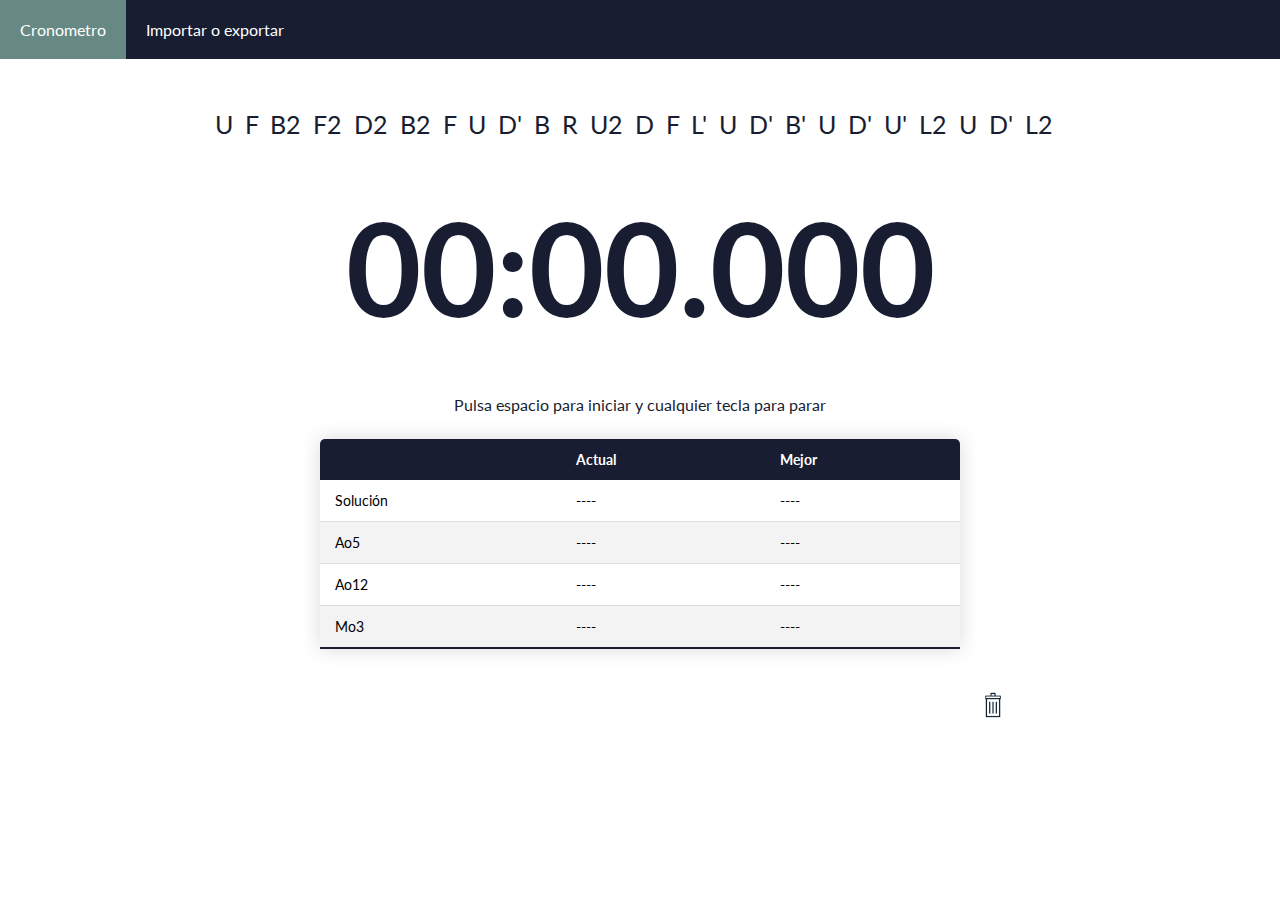
<file: index.html>
<!DOCTYPE html>
<html lang="es">

<head>
    <meta charset="UTF-8">
    <meta http-equiv="X-UA-Compatible" content="IE=edge">
    <meta name="viewport" content="width=device-width, initial-scale=1.0">
    <title>Speedcube</title>
    <link rel="preconnect" href="https://fonts.googleapis.com">
    <link rel="preconnect" href="https://fonts.gstatic.com" crossorigin>
    <link href="https://fonts.googleapis.com/css2?family=Lato&display=swap" rel="stylesheet">
    <link rel="stylesheet" href="css/styles.css">
    <link rel="stylesheet" href="css/responsive.css">
    <link rel="shortcut icon" type="image/jpg" href="img/favicon.png" />
    <meta name="theme-color" content="#181D31" />
    <link rel="manifest" href="manifest.json">
</head>

<body>
    <button id="stop-timer-mobile" type="button" onclick="stop_timer_mobile()"></button>
    <div id="container">
        <header class="header disapear">
            <ul class="menu">
                <li><a href="index.html">Cronometro</a></li>
                <li><a href="export.html">Importar o exportar</a></li>
            </ul>
        </header>
        <div class="page">
            <div class="timer_div">
                <p id="scramble" class="disapear" focusable="false"></p>
                <h2 id="crono" focusable="false">00:00.000</h2>
                <p id="instruciones">Pulsa espacio para iniciar y cualquier tecla para parar</p>
            </div>
            <div class="stats-div disapear">
                <table class="stats-table">
                    <thead>
                        <tr>
                            <th></th>
                            <th>Actual</th>
                            <th>Mejor</th>
                        </tr>
                    </thead>
                    <tbody>
                        <tr>
                            <td>Solución</td>
                            <td id="actual_solucion">----</td>
                            <td id="mejor_solucion">----</td>
                        </tr>
                        <tr>
                            <td>Ao5</td>
                            <td id="actual_ao5">----</td>
                            <td id="mejor_ao5">----</td>
                        </tr>
                        <tr>
                            <td>Ao12</td>
                            <td id="actual_ao12">----</td>
                            <td id="mejor_ao12">----</td>
                        </tr>
                        <tr>
                            <td>Mo3</td>
                            <td id="actual_mo3">----</td>
                            <td id="mejor_mo3">----</td>
                        </tr>
                    </tbody>
                </table>
            </div>
            <div id="div_borrar_tiempos" class="disapear">
                <button id="boton_borrar_tiempos" onclick="borrar_tiempos()" focusable="false"><img src="img/trash.png" alt="basura"></button>
            </div>
            <div id="lista_tiempos" class="disapear">
            </div>
        </div>
    </div>
    <script src="js/timer.js"></script>
    <script src="js/script.js"></script>

    <script>
        if ('serviceWorker' in navigator) {
            navigator.serviceWorker.register('service-worker.js')
        }
    </script>
</body>
</html>
</file>
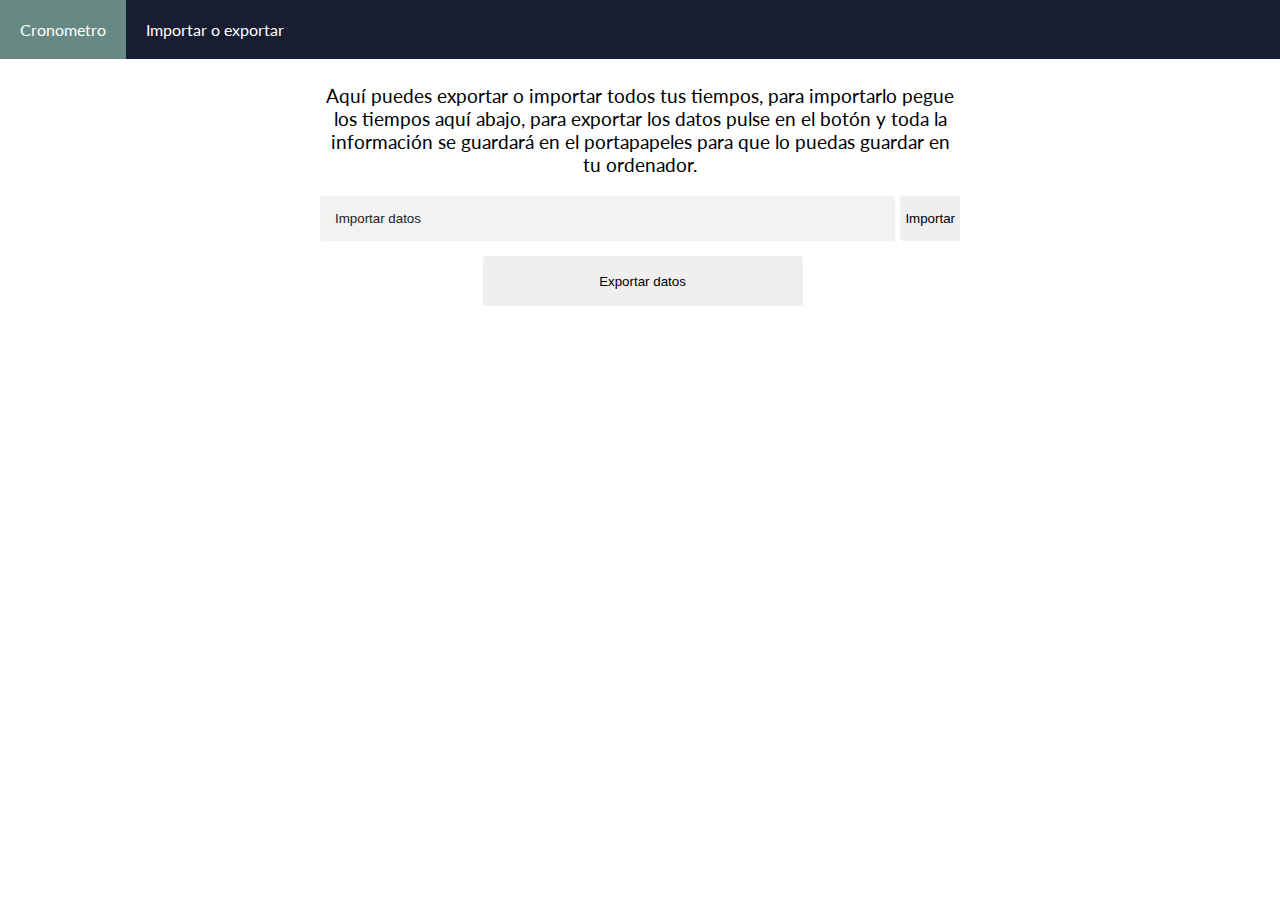
<file: export.html>
<!DOCTYPE html>
<html lang="es">

<head>
    <meta charset="UTF-8">
    <meta http-equiv="X-UA-Compatible" content="IE=edge">
    <meta name="viewport" content="width=device-width, initial-scale=1.0">
    <title>Speedcube</title>
    <link rel="preconnect" href="https://fonts.googleapis.com">
    <link rel="preconnect" href="https://fonts.gstatic.com" crossorigin>
    <link href="https://fonts.googleapis.com/css2?family=Lato&display=swap" rel="stylesheet">
    <link rel="stylesheet" href="css/styles.css">
    <link rel="stylesheet" href="css/export-styles.css">
    <link rel="stylesheet" href="css/responsive.css">
    <link rel="shortcut icon" type="image/jpg" href="img/favicon.png" />
    <link rel="manifest" href="manifest.json">
</head>

<body>
    <div id="container">
        <header class="header">
            <ul class="menu">
                <li><a href="index.html">Cronometro</a></li>
                <li><a href="export.html">Importar o exportar</a></li>
            </ul>
        </header>
        <div class="export_page">
            <p>Aquí puedes exportar o importar todos tus tiempos, para importarlo pegue los tiempos aquí abajo, para exportar los datos pulse en el botón y toda la información se guardará en el portapapeles para que lo puedas guardar en tu ordenador.</p>
            <div id="import-div">
                <input id="import" placeholder="Importar datos" type="text">
                <button id="submit-import" type="button">Importar</button>
            </div>
            <button type="button" id="export-button">Exportar datos</button>
        </div>
    </div>
    <script src="js/script.js"></script>

    <script>
        if ('serviceWorker' in navigator) {
            navigator.serviceWorker.register('service-worker.js')
        }
    </script>
</body>

</html>
</file>
<file: css/styles.css>
:root {
    --main-bg-color: white;
    --main-color: #181D31;
}

* {
    padding: 0;
    margin: 0;
}

html {
    overflow: auto;
}

body {
    background-color: white;
    font-family: 'Lato', sans-serif;
}


/*Menu*/

.header {
    margin: auto;
    width: 100%;
    overflow: auto;
    transition: all 350ms;
}

.menu {
    width: 100%;
    overflow: auto;
    background-color: var(--main-color);
    list-style: none;
}

.menu li a {
    background-color: var(--main-color);
    color: white;
    text-decoration: none;
    padding: 20px;
    display: block;
}

.menu li a:hover {
    transition: all 300ms;
    background-color: #678983;
}

.menu>li {
    float: left;
}

/*
.menu li ul {
    list-style: none;
    display: none;
    position: absolute;
}

.menu li:hover>ul {
    display: block;
}
*/

/*Timer*/

.timer_div {
    width: 100%;
    text-align: center;
    color: var(--main-color);
}

#scramble {
    font-size: 25px;
    padding-top: 50px;
    padding-bottom: 50px;
    transition: all 350ms;
}

#crono {
    font-weight: bold;
    font-size: 130px;
    padding-bottom: 50px;
}

/*Stats*/
.stats-div {
    /*
    width: 100%;
    display: flex;
    justify-content: center;
    */
    margin-left: 25%;
    margin-right: 25%;
    transition: all 350ms;
}
.stats-table {
    border-collapse: collapse;
    margin: 25px 0;
    font-size: 0.9em;
    min-width: 100%;
    border-radius: 5px 5px 0 0;
    overflow: hidden;
    box-shadow: 0 0 20px rgba(0, 0, 0, 0.15);
}

.stats-table thead th {
    background-color: var(--main-color);
    color: white;
    text-align: left;
    font-weight: bold;
}

.stats-table th,
.stats-table td {
    padding: 12px 15px;
}

.stats-table tbody tr {
    border-bottom: 1px solid #dddddd;
}

.stats-table tbody tr:nth-of-type(even) {
    background-color: #f3f3f3;
}

.stats-table tbody tr:last-of-type {
    border-bottom: 2px solid var(--main-color);
}

/*Boton borrar tiempos*/

#div_borrar_tiempos {
    display: flex;
    justify-content: right;
    margin-right: 20%;
    transition: all 350ms;
}

#boton_borrar_tiempos {
    padding: 6px;
    border-radius: 15px;
    border: none;
    background-color: white;
}

#boton_borrar_tiempos img {
    max-width: 50px;
}

#boton_borrar_tiempos:hover {
    transition: all 300ms;
    background-color: #dadada;
}

#boton_borrar_tiempos:active {
    transition: all 100ms;
    background-color: #678983;
}


/*Lista resultados*/

#lista_tiempos {
    margin-right: 25%;
    margin-left: 25%;
    transition: all 350ms;
}

#tiempo {
    font-size: 18px;
    display: flex;
    justify-content: left;
    margin-bottom: 10px;
}

#tiempo_tiempo {
    float: left;
    margin-right: 30px;
}

#tiempo_scramble {
    margin: 0;
    padding: 0;
    display: block;
    overflow: auto;
    width: max-content;
}

#mostrar_scramble {
    float: right;
    padding: 3px;
    border-radius: 5px;
    border: none;
    background-color: white;
    display: none;
}

#tiempo hr {
    margin-top: 10px;
}

#boton_borrar_tiempo {
    float: right;
    padding: 0 3px 0 3px;
    border-radius: 5px;
    border: none;
    background-color: white;
}

#boton_borrar_tiempo img {
    width: 20px;
}

#boton_borrar_tiempo:hover {
    transition: all 300ms;
    background-color: #dadada;
}

#boton_borrar_tiempo:active {
    transition: all 100ms;
    background-color: #678983;
}

#plus_two {
    float: right;
    padding: 3px;
    border-radius: 5px;
    border: none;
    background-color: white;
}

#plus_two p {
    height: 18px;
    padding: 0 3px 0 3px;
    font-weight: lighter;
}

#plus_two:hover {
    transition: all 300ms;
    background-color: #dadada;
}

#plus_two:active {
    transition: all 100ms;
    background-color: #678983;
}

#plus_two_added {
    float: right;
    padding: 0 3px 0 3px;
    border-radius: 5px;
    border: none;
    background-color: var(--main-color);
    color: white;
}

#plus_two_added p {
    height: 18px;
    padding: 3px;
    font-weight: lighter;
}

#dnf {
    float: right;
    padding: 3px;
    border-radius: 5px;
    border: none;
    background-color: white;
}

#dnf p {
    height: 18px;
    padding: 0 3px 0 3px;
    font-weight: lighter;
}

#dnf:hover {
    transition: all 300ms;
    background-color: #dadada;
}

#dnf:active {
    transition: all 100ms;
    background-color: #678983;
}

#dnf_true {
    float: right;
    padding: 3px;
    border-radius: 5px;
    border: none;
    color: var(--main-bg-color);
    background-color: var(--main-color);
}
#dnf_true p {
    height: 18px;
    padding: 0 3px 0 3px;
    font-weight: lighter;
}

/* Stop timer mobile */
#stop-timer-mobile {
    position: absolute;
    left: 0px;
  	top: 0px;
  	right: 0px;
  	bottom: 0px;
    min-width: 100vw;
    min-height:100vh;
    background-color: transparent;
    color: none;
    border: none;
    display: none;
    z-index: 1000;
}
</file>
<file: css/responsive.css>
@media (max-width: 600px){
    .menu li{
        max-width: 50%;
        min-width: 50%;
        text-align: center;
        margin-bottom: 0;
    }

    .menu li a {
        padding: 15px;
    }

    #scramble {
        font-size: 17px;
        display: block;
        margin-left: 10%;
        margin-right: 10%;
        word-wrap: break-word;
    }
    
    #crono {
        font-size: 60px;
    }

    #instruciones {
        display: none;
    }

    .stats-div {
        margin-left: 10%;
        margin-right: 10%;
    }

    #lista_tiempos{
        margin-left: 15%;
        margin-right: 15%;
    }   

    #tiempo_scramble {
        display: none;
    }

    #mostrar_scramble {
        display: block;
    }

    .export_page{
        margin-left: 10%;
        margin-right: 10%;
    }
}
</file>
<file: css/export-styles.css>
.export_page {
    margin-top: 25px;
    margin-right: 25%;
    margin-left: 25%;
    font-size: 19px;
    text-align: center;
    display: flex;
    flex-direction: column;
    justify-content: center;
    align-items: center;
}

#import-div {
    display: flex;
    margin-top: 20px;
    width: 100%;
}

#import {
    width: 100%;
    border: none;
    -webkit-appearance: none;
    -ms-apperance: none;
    -moz-appearance: none;
    appearance: none;
    background: #f2f2f2;
    padding: 15px;
    border-radius: 3px;
    outline: none;
}

input:focus::placeholder {
    color: transparent
}

input::placeholder {
    color: #222;
    transition: color 0.3s ease;
}

#submit-import {
    padding: 5px;
    margin-left: 5px;
    border: none;
    border-radius: 3px;
    transition: all 300ms;
}

#submit-import:hover{
    background-color: #181D31;
    color: #f2f2f2;
}

#export-button {
    color: black;
    width: 50%;
    margin-top: 15px;
    height: 50px;
    margin-left: 5px;
    text-align: center;
    padding: 5px;
    border: none;
    border-radius: 3px;
    transition: all 300ms;
}

#export-button:hover{
    background-color: #181D31;
    color: #f2f2f2;
}
</file>
